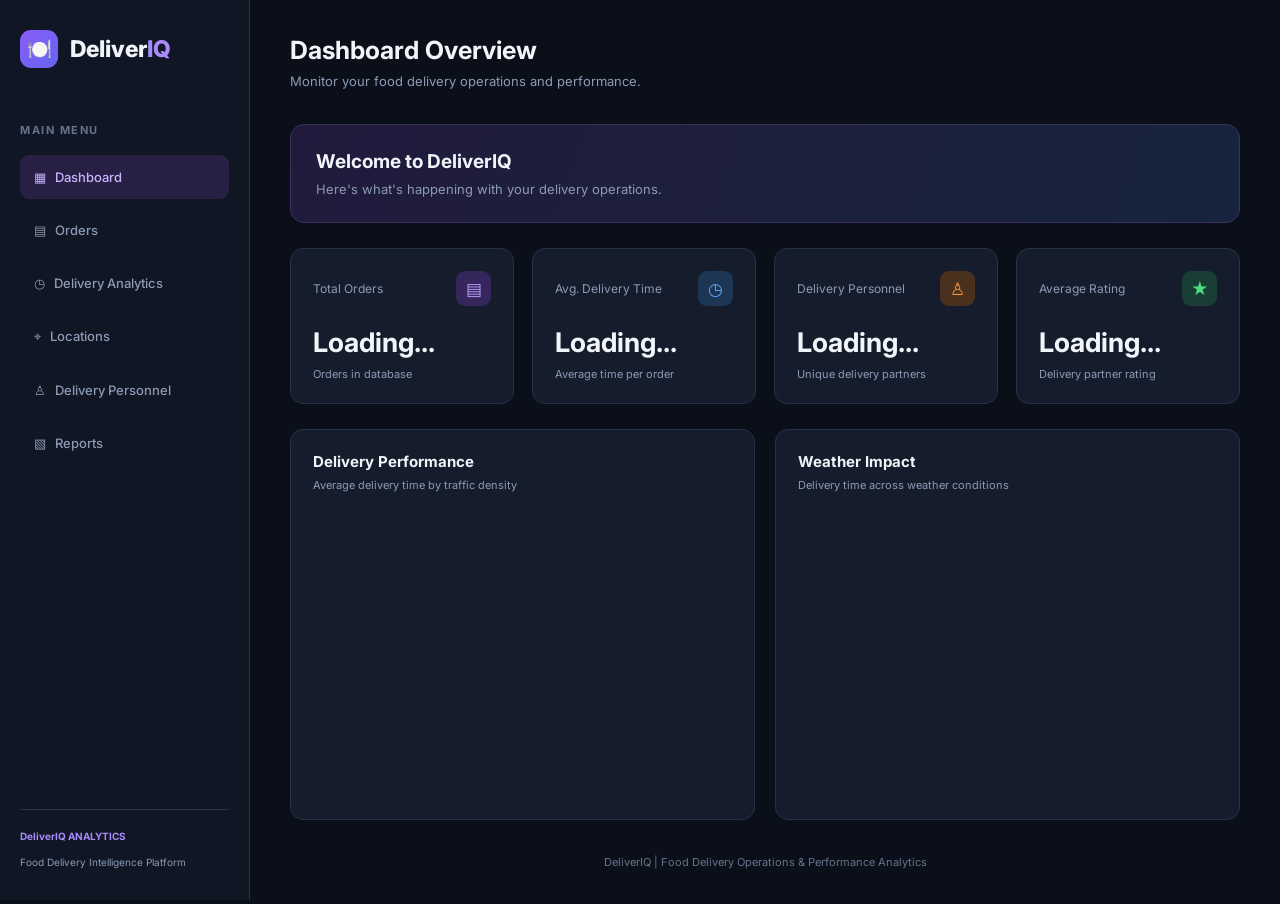
<file: Frontend/index.html>
<!DOCTYPE html>
<html lang="en">
<head>
    <meta charset="UTF-8">
    <meta name="viewport" content="width=device-width, initial-scale=1.0">
    <title>DeliverIQ | Delivery Analytics</title>

    <link rel="stylesheet" href="style.css">

    <script src="chart.umd.min.js"></script>
</head>

<body>

    <div class="app-container">

        <!-- Sidebar -->
        <aside class="sidebar">
            <div class="logo">
                <span class="logo-icon">🍽️</span>
                <h2>Deliver<span>IQ</span></h2>
            </div>

            <p class="menu-heading">MAIN MENU</p>

            <nav>
                <a href="#" class="nav-link active">▦ &nbsp; Dashboard</a>
                <a href="orders.html" class="nav-link">▤ &nbsp; Orders</a>
                <a href="analytics.html" class="nav-link">◷ &nbsp; Delivery Analytics</a>
                <a href="locations.html" class="nav-link">⌖ &nbsp; Locations</a>
                <a href="personnel.html" class="nav-link">♙ &nbsp; Delivery Personnel</a>
                <a href="reports.html" class="nav-link">▧ &nbsp; Reports</a>
            </nav>

            <div class="sidebar-bottom">
                <p>DeliverIQ ANALYTICS</p>
                <small>Food Delivery Intelligence Platform</small>
            </div>
        </aside>

        <!-- Main Content -->
        <main class="main-content">

            <header class="topbar">
                <div>
                    <h1>Dashboard Overview</h1>
                    <p>Monitor your food delivery operations and performance.</p>
                </div>
            </header>

            <section class="welcome-section">
                <div>
                    <h2>Welcome to DeliverIQ </h2>
                    <p>Here's what's happening with your delivery operations.</p>
                </div>
            </section>

            <!-- KPI Cards -->
            <section class="stats-grid">

                <div class="stat-card">
                    <div class="stat-top">
                        <span>Total Orders</span>
                        <span class="stat-icon purple">▤</span>
                    </div>
                    <h2 id="totalOrders">Loading...</h2>
                    <p>Orders in database</p>
                </div>

                <div class="stat-card">
                    <div class="stat-top">
                        <span>Avg. Delivery Time</span>
                        <span class="stat-icon blue">◷</span>
                    </div>
                    <h2 id="avgDelivery">Loading...</h2>
                    <p>Average time per order</p>
                </div>

                <div class="stat-card">
                    <div class="stat-top">
                        <span>Delivery Personnel</span>
                        <span class="stat-icon orange">♙</span>
                    </div>
                    <h2 id="totalPersonnel">Loading...</h2>
                    <p>Unique delivery partners</p>
                </div>

                <div class="stat-card">
                    <div class="stat-top">
                        <span>Average Rating</span>
                        <span class="stat-icon green">★</span>
                    </div>
                    <h2 id="avgRating">Loading...</h2>
                    <p>Delivery partner rating</p>
                </div>

            </section>

            <!-- Charts -->
            <section class="charts-grid">

                <div class="chart-card">
                    <div class="card-heading">
                        <div>
                            <h3>Delivery Performance</h3>
                            <p>Average delivery time by traffic density</p>
                        </div>
                    </div>
                    <div class="chart-container">
                        <canvas id="trafficChart"></canvas>
                    </div>
                </div>

                <div class="chart-card">
                    <div class="card-heading">
                        <div>
                            <h3>Weather Impact</h3>
                            <p>Delivery time across weather conditions</p>
                        </div>
                    </div>
                    <div class="chart-container">
                        <canvas id="weatherChart"></canvas>
                    </div>
                </div>

            </section>

            <footer>
                DeliverIQ | Food Delivery Operations & Performance Analytics
            </footer>

        </main>
    </div>

    <script src="script.js"></script>

</body>
</html>
</file>
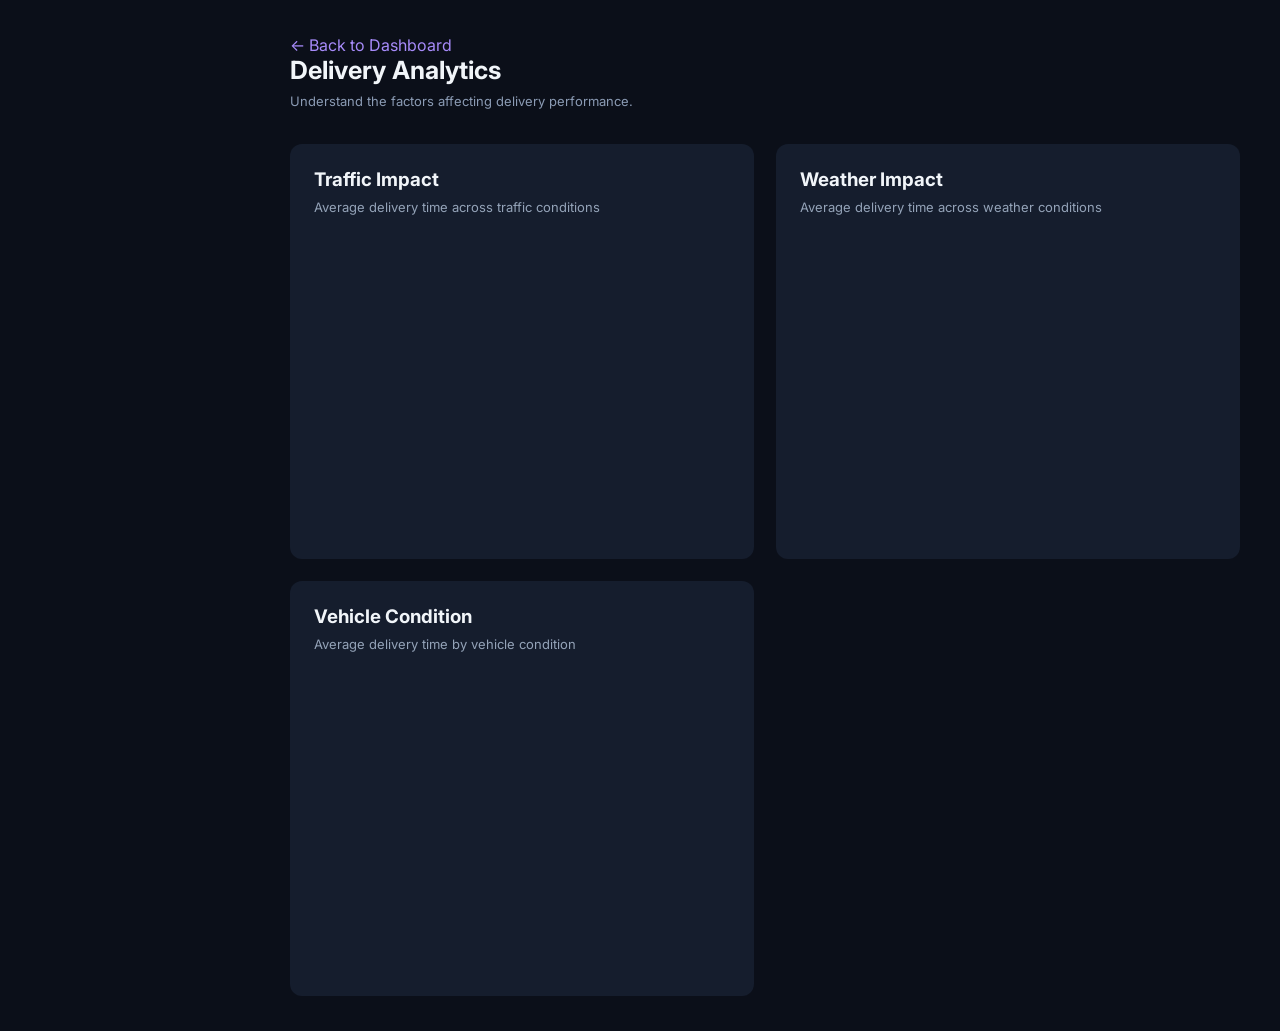
<file: Frontend/analytics.html>
<!DOCTYPE html>
<html lang="en">
<head>
    <meta charset="UTF-8">
    <meta name="viewport" content="width=device-width, initial-scale=1.0">
    <title>DeliverIQ | Delivery Analytics</title>

    <link rel="stylesheet" href="style.css">
    <script src="chart.umd.min.js"></script>

    <style>
        .analytics-grid {
            display: grid;
            grid-template-columns: repeat(2, minmax(0, 1fr));
            gap: 22px;
            margin-top: 30px;
        }

        .analytics-card {
            background: #151d2d;
            padding: 24px;
            border-radius: 12px;
            min-width: 0;
        }

        .analytics-card h3 {
            margin-bottom: 8px;
        }

        .analytics-card p {
            color: #94a3b8;
            margin-bottom: 20px;
            font-size: 13px;
        }

        .analytics-chart {
            height: 300px;
            position: relative;
        }

        .back-link {
            color: #a78bfa;
            text-decoration: none;
        }

        @media (max-width: 900px) {
            .analytics-grid {
                grid-template-columns: 1fr;
            }
        }
    </style>
</head>

<body>
    <div class="main-content">

        <header class="topbar">
            <div>
                <a href="index.html" class="back-link">← Back to Dashboard</a>
                <h1>Delivery Analytics</h1>
                <p>Understand the factors affecting delivery performance.</p>
            </div>
        </header>

        <section class="analytics-grid">

            <div class="analytics-card">
                <h3>Traffic Impact</h3>
                <p>Average delivery time across traffic conditions</p>
                <div class="analytics-chart">
                    <canvas id="trafficChart"></canvas>
                </div>
            </div>

            <div class="analytics-card">
                <h3>Weather Impact</h3>
                <p>Average delivery time across weather conditions</p>
                <div class="analytics-chart">
                    <canvas id="weatherChart"></canvas>
                </div>
            </div>

            <div class="analytics-card">
                <h3>Vehicle Condition</h3>
                <p>Average delivery time by vehicle condition</p>
                <div class="analytics-chart">
                    <canvas id="vehicleChart"></canvas>
                </div>
            </div>

        </section>

    </div>

    <script src="analytics.js"></script>
</body>
</html>
</file>
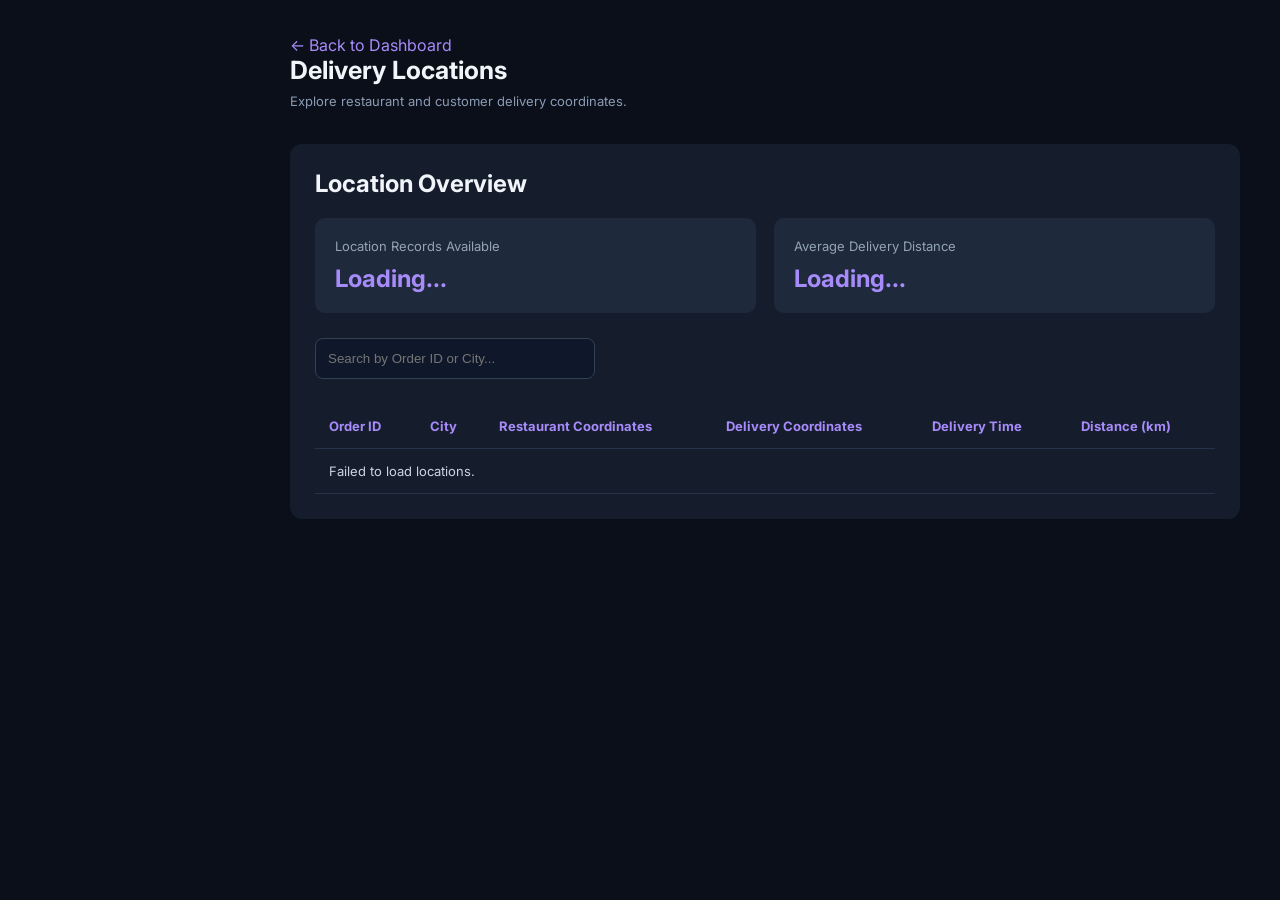
<file: Frontend/locations.html>
<!DOCTYPE html>
<html lang="en">
<head>
    <meta charset="UTF-8">
    <meta name="viewport" content="width=device-width, initial-scale=1.0">
    <title>DeliverIQ | Locations</title>

    <link rel="stylesheet" href="style.css">

    <style>
        .locations-section {
            margin-top: 30px;
            background: #151d2d;
            padding: 25px;
            border-radius: 12px;
        }

        .location-summary {
            display: grid;
            grid-template-columns: repeat(2, 1fr);
            gap: 18px;
            margin: 20px 0;
        }

        .summary-card {
            background: #1e293b;
            padding: 20px;
            border-radius: 10px;
        }

        .summary-card p {
            color: #94a3b8;
            font-size: 13px;
        }

        .summary-card h2 {
            color: #a78bfa;
            margin-top: 10px;
        }

        .location-search {
            margin: 25px 0;
        }

        .location-search input {
            padding: 12px;
            background: #0f172a;
            border: 1px solid #334155;
            color: white;
            border-radius: 8px;
            width: 280px;
        }

        .table-wrapper {
            overflow-x: auto;
        }

        table {
            width: 100%;
            border-collapse: collapse;
            color: #cbd5e1;
            min-width: 850px;
        }

        th, td {
            padding: 14px;
            text-align: left;
            border-bottom: 1px solid #263247;
            font-size: 13px;
        }

        th {
            color: #a78bfa;
        }

        .back-link {
            color: #a78bfa;
            text-decoration: none;
        }

        @media (max-width: 700px) {
            .location-summary {
                grid-template-columns: 1fr;
            }
        }
    </style>
</head>

<body>

    <div class="main-content">

        <header class="topbar">
            <div>
                <a href="index.html" class="back-link">← Back to Dashboard</a>
                <h1>Delivery Locations</h1>
                <p>Explore restaurant and customer delivery coordinates.</p>
            </div>
        </header>

        <section class="locations-section">

            <h2>Location Overview</h2>

            <div class="location-summary">
                <div class="summary-card">
                    <p>Location Records Available</p>
                    <h2 id="locationCount">Loading...</h2>
                </div>

                <div class="summary-card">
                    <p>Average Delivery Distance</p>
                    <h2 id="averageDistance">Loading...</h2>
                </div>
            </div>

            <div class="location-search">
                <input
                    type="text"
                    id="locationSearch"
                    placeholder="Search by Order ID or City..."
                >
            </div>

            <div class="table-wrapper">
                <table>
                    <thead>
                        <tr>
                            <th>Order ID</th>
                            <th>City</th>
                            <th>Restaurant Coordinates</th>
                            <th>Delivery Coordinates</th>
                            <th>Delivery Time</th>
                            <th>Distance (km)</th>
                        </tr>
                    </thead>

                    <tbody id="locationsTable">
                        <tr>
                            <td colspan="6">Loading locations...</td>
                        </tr>
                    </tbody>
                </table>
            </div>

        </section>

    </div>

    <script src="locations.js"></script>

</body>
</html>
</file>
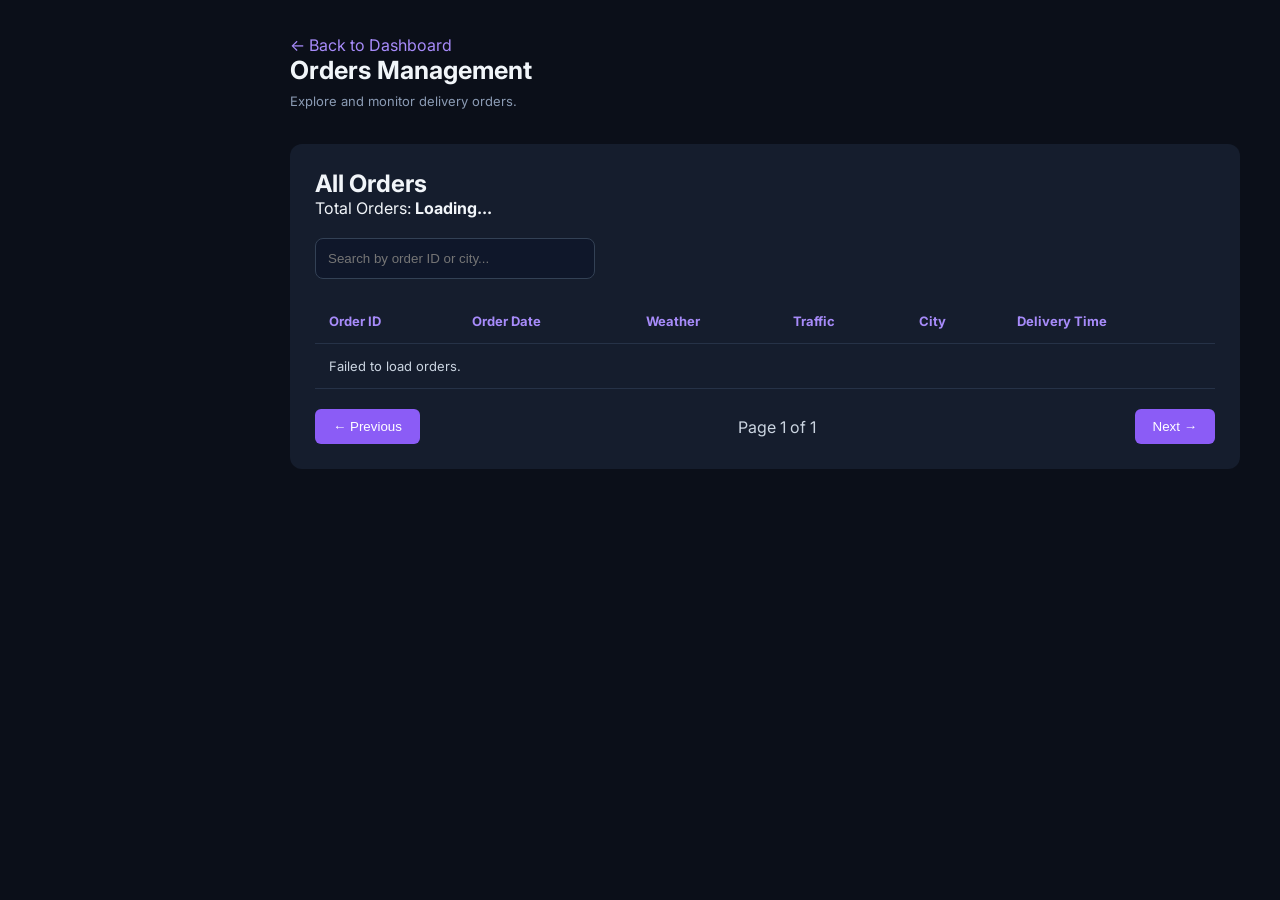
<file: Frontend/orders.html>
<!DOCTYPE html>
<html lang="en">
<head>
    <meta charset="UTF-8">
    <meta name="viewport" content="width=device-width, initial-scale=1.0">
    <title>DeliverIQ | Orders</title>
    <link rel="stylesheet" href="style.css">
    <style>
        .orders-section {
            margin-top: 30px;
            background: #151d2d;
            padding: 25px;
            border-radius: 12px;
        }

        .orders-toolbar {
            display: flex;
            justify-content: space-between;
            gap: 15px;
            margin: 20px 0;
            flex-wrap: wrap;
        }

        .orders-toolbar input {
            padding: 12px;
            background: #0f172a;
            border: 1px solid #334155;
            color: white;
            border-radius: 8px;
            width: 280px;
        }

        .table-wrapper {
            overflow-x: auto;
        }

        table {
            width: 100%;
            border-collapse: collapse;
            color: #cbd5e1;
            min-width: 750px;
        }

        th, td {
            padding: 14px;
            text-align: left;
            border-bottom: 1px solid #263247;
        }

        th {
            color: #a78bfa;
            font-size: 13px;
        }

        td {
            font-size: 13px;
        }

        .back-link {
            color: #a78bfa;
            text-decoration: none;
        }
    </style>
</head>

<body>
    <div class="main-content">
        <header class="topbar">
            <div>
                <a href="index.html" class="back-link">← Back to Dashboard</a>
                <h1>Orders Management</h1>
                <p>Explore and monitor delivery orders.</p>
            </div>
        </header>

        <section class="orders-section">
            <h2>All Orders</h2>
            <p>Total Orders: <strong id="totalCount">Loading...</strong></p>

            <div class="orders-toolbar">
                <input
                    type="text"
                    id="searchInput"
                    placeholder="Search by order ID or city..."
                >
            </div>

            <div class="table-wrapper">
                <table>
                    <thead>
                        <tr>
                            <th>Order ID</th>
                            <th>Order Date</th>
                            <th>Weather</th>
                            <th>Traffic</th>
                            <th>City</th>
                            <th>Delivery Time</th>
                        </tr>
                    </thead>
                    <tbody id="ordersTable">
                        <tr>
                            <td colspan="6">Loading orders...</td>
                        </tr>
                    </tbody>
                </table>
                <div style="display:flex; justify-content:space-between; align-items:center; margin-top:20px; gap:15px;">
                    <button id="prevBtn" disabled
                        style="padding:10px 18px; background:#8b5cf6; color:white; border:0; border-radius:6px; cursor:pointer;">
                        ← Previous    
                    </button>
                    
                    <span id="pageInfo" style="color:#cbd5e1;">
                        Page 1 of 1
                    </span>

                    <button id="nextBtn"
                        style="padding:10px 18px; background:#8b5cf6; color:white; border:0; border-radius:6px; cursor:pointer;">
                        Next →
                    </button>
                </div>
            </div>
        </section>
    </div>

    <script src="orders.js"></script>
</body>
</html>
</file>
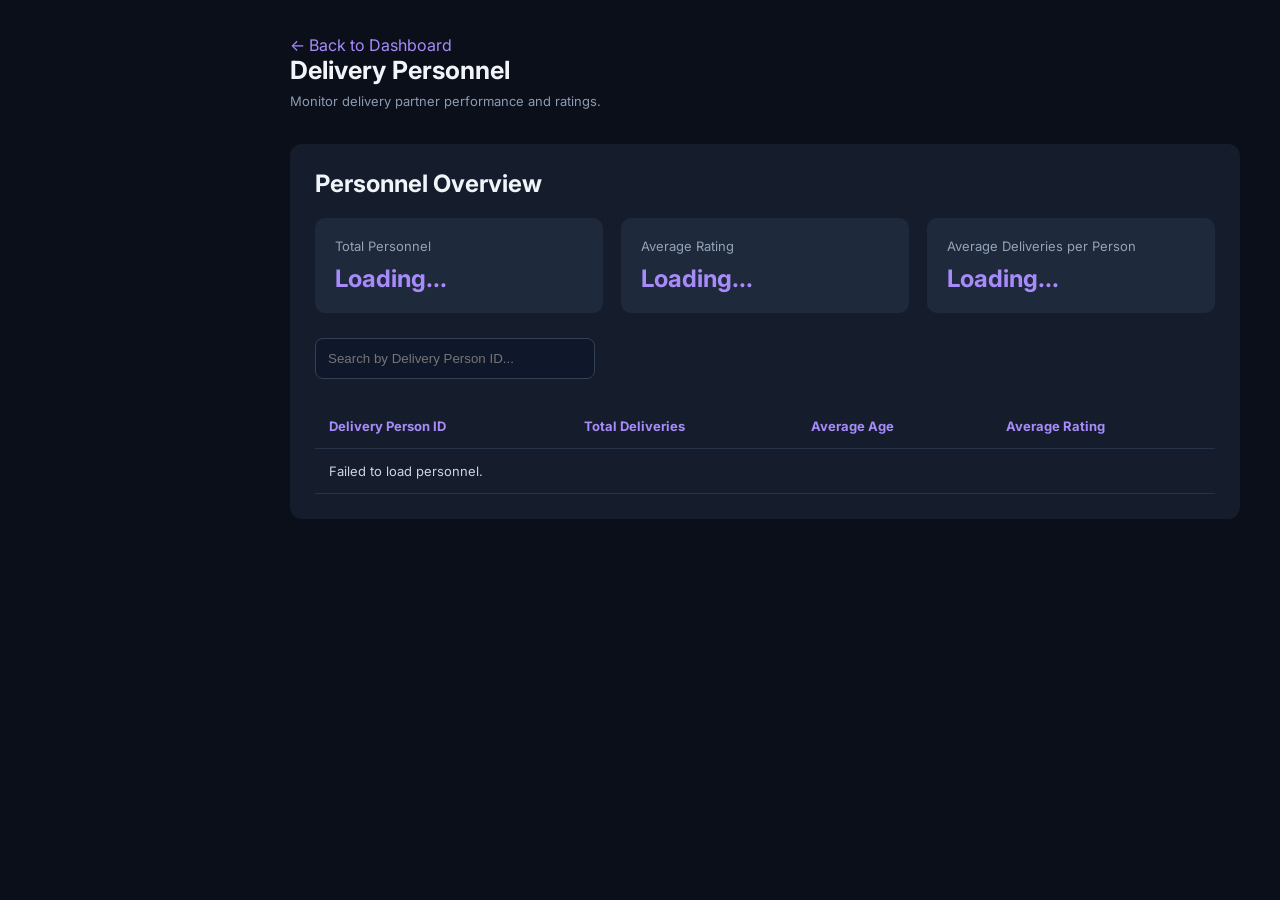
<file: Frontend/personnel.html>
<!DOCTYPE html>
<html lang="en">
<head>
    <meta charset="UTF-8">
    <meta name="viewport" content="width=device-width, initial-scale=1.0">
    <title>DeliverIQ | Delivery Personnel</title>

    <link rel="stylesheet" href="style.css">

    <style>
        .personnel-section {
            margin-top: 30px;
            background: #151d2d;
            padding: 25px;
            border-radius: 12px;
        }

        .personnel-stats {
            display: grid;
            grid-template-columns: repeat(3, 1fr);
            gap: 18px;
            margin-top: 20px;
        }

        .personnel-stat {
            background: #1e293b;
            padding: 20px;
            border-radius: 10px;
        }

        .personnel-stat p {
            color: #94a3b8;
            font-size: 13px;
        }

        .personnel-stat h2 {
            margin-top: 10px;
            color: #a78bfa;
        }

        .personnel-toolbar {
            margin: 25px 0;
        }

        .personnel-toolbar input {
            padding: 12px;
            background: #0f172a;
            border: 1px solid #334155;
            color: white;
            border-radius: 8px;
            width: 280px;
        }

        .table-wrapper {
            overflow-x: auto;
        }

        table {
            width: 100%;
            border-collapse: collapse;
            color: #cbd5e1;
            min-width: 650px;
        }

        th, td {
            padding: 14px;
            text-align: left;
            border-bottom: 1px solid #263247;
        }

        th {
            color: #a78bfa;
            font-size: 13px;
        }

        td {
            font-size: 13px;
        }

        .back-link {
            color: #a78bfa;
            text-decoration: none;
        }

        @media (max-width: 700px) {
            .personnel-stats {
                grid-template-columns: 1fr;
            }
        }
    </style>
</head>

<body>

    <div class="main-content">

        <header class="topbar">
            <div>
                <a href="index.html" class="back-link">← Back to Dashboard</a>
                <h1>Delivery Personnel</h1>
                <p>Monitor delivery partner performance and ratings.</p>
            </div>
        </header>

        <section class="personnel-section">

            <h2>Personnel Overview</h2>

            <div class="personnel-stats">
                <div class="personnel-stat">
                    <p>Total Personnel</p>
                    <h2 id="totalPersonnel">Loading...</h2>
                </div>

                <div class="personnel-stat">
                    <p>Average Rating</p>
                    <h2 id="averageRating">Loading...</h2>
                </div>

                <div class="personnel-stat">
                    <p>Average Deliveries per Person</p>
                    <h2 id="averageDeliveries">Loading...</h2>
                </div>
            </div>

            <div class="personnel-toolbar">
                <input
                    type="text"
                    id="searchPersonnel"
                    placeholder="Search by Delivery Person ID..."
                >
            </div>

            <div class="table-wrapper">
                <table>
                    <thead>
                        <tr>
                            <th>Delivery Person ID</th>
                            <th>Total Deliveries</th>
                            <th>Average Age</th>
                            <th>Average Rating</th>
                        </tr>
                    </thead>

                    <tbody id="personnelTable">
                        <tr>
                            <td colspan="4">Loading personnel...</td>
                        </tr>
                    </tbody>
                </table>
            </div>

        </section>

    </div>

    <script src="personnel.js"></script>

</body>
</html>
</file>
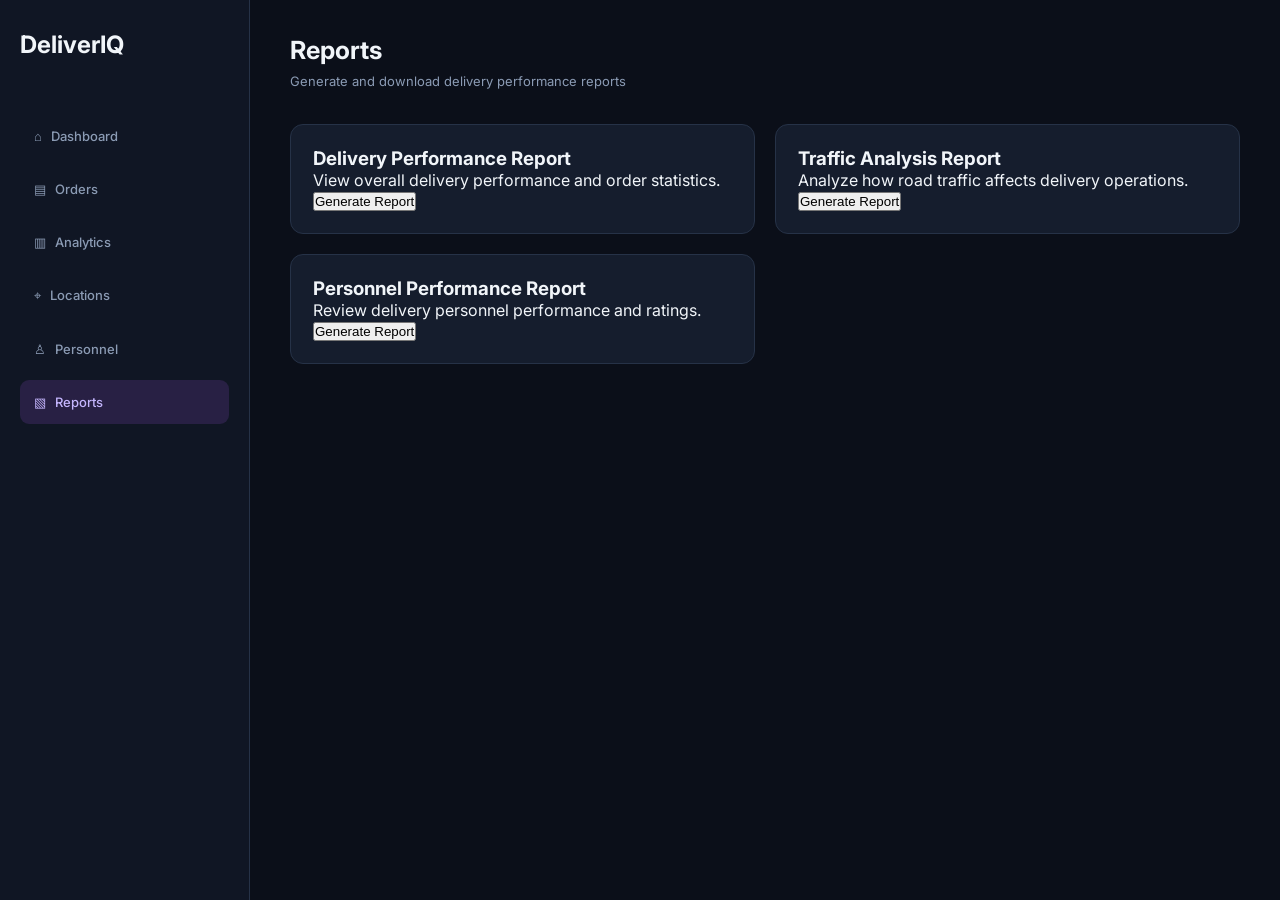
<file: Frontend/reports.html>
<!DOCTYPE html>
<html lang="en">
<head>
    <meta charset="UTF-8">
    <meta name="viewport" content="width=device-width, initial-scale=1.0">
    <title>DeliverIQ | Reports</title>
    <link rel="stylesheet" href="style.css">
</head>
<body>

    <div class="dashboard-container">

        <aside class="sidebar">
            <h2 class="logo">DeliverIQ</h2>

            <nav>
                <a href="index.html" class="nav-link">⌂ &nbsp; Dashboard</a>
                <a href="orders.html" class="nav-link">▤ &nbsp; Orders</a>
                <a href="analytics.html" class="nav-link">▥ &nbsp; Analytics</a>
                <a href="locations.html" class="nav-link">⌖ &nbsp; Locations</a>
                <a href="personnel.html" class="nav-link">♙ &nbsp; Personnel</a>
                <a href="reports.html" class="nav-link active">▧ &nbsp; Reports</a>
            </nav>
        </aside>

        <main class="main-content">

            <header class="topbar">
                <div>
                    <h1>Reports</h1>
                    <p>Generate and download delivery performance reports</p>
                </div>
            </header>

            <section class="charts-grid">

                <div class="chart-card">
                    <h3>Delivery Performance Report</h3>
                    <p>View overall delivery performance and order statistics.</p>
                    <button id="performanceReport">Generate Report</button>
                    <div id="performanceResult"></div>
                </div>

                <div class="chart-card">
                    <h3>Traffic Analysis Report</h3>
                    <p>Analyze how road traffic affects delivery operations.</p>
                    <button id="trafficReport">Generate Report</button>
                    <div id="trafficResult"></div>
                </div>

                <div class="chart-card">
                    <h3>Personnel Performance Report</h3>
                    <p>Review delivery personnel performance and ratings.</p>
                    <button id="personnelReport">Generate Report</button>
                    <div id="personnelResult"></div>
                </div>

            </section>

        </main>
    </div>

    <script src="reports.js"></script>
</body>
</html>
</file>
<file: Frontend/style.css>
@import url('https://fonts.googleapis.com/css2?family=Inter:wght@400;500;600;700;800&display=swap');

:root {
    --background: #0b0f19;
    --sidebar: #101624;
    --card: #151d2d;
    --border: #263247;
    --text: #f1f5f9;
    --muted: #8b9bb4;
    --accent: #8b5cf6;
}

* {
    margin: 0;
    padding: 0;
    box-sizing: border-box;
}

body {
    font-family: 'Inter', sans-serif;
    background: var(--background);
    color: var(--text);
}

.app-container {
    display: flex;
    min-height: 100vh;
}

/* Sidebar */

.sidebar {
    width: 250px;
    background: var(--sidebar);
    border-right: 1px solid var(--border);
    padding: 30px 20px;
    display: flex;
    flex-direction: column;
    position: fixed;
    height: 100vh;
}

.logo {
    display: flex;
    align-items: center;
    gap: 12px;
    margin-bottom: 55px;
}

.logo h2 {
    font-size: 23px;
    font-weight: 800;
}

.logo h2 span {
    color: #a78bfa;
}

.logo-icon {
    background: linear-gradient(135deg, #8b5cf6, #6366f1);
    width: 38px;
    height: 38px;
    border-radius: 11px;
    display: grid;
    place-items: center;
    font-size: 20px;
    font-weight: 800;
}

.menu-heading {
    color: #64748b;
    font-size: 11px;
    font-weight: 700;
    letter-spacing: 1.5px;
    margin-bottom: 18px;
}

nav {
    display: flex;
    flex-direction: column;
    gap: 9px;
}

.nav-link {
    text-decoration: none;
    color: var(--muted);
    padding: 14px;
    border-radius: 9px;
    font-size: 13px;
    font-weight: 500;
    transition: 0.2s;
}

.nav-link:hover,
.nav-link.active {
    background: #282044;
    color: #c4b5fd;
}

.sidebar-bottom {
    margin-top: auto;
    border-top: 1px solid var(--border);
    padding-top: 20px;
}

.sidebar-bottom p {
    color: #a78bfa;
    font-size: 10px;
    font-weight: 700;
    margin-bottom: 8px;
}

.sidebar-bottom small {
    color: var(--muted);
    font-size: 10px;
}

/* Main Content */

.main-content {
    margin-left: 250px;
    width: calc(100% - 250px);
    padding: 35px 40px;
}

.topbar {
    display: flex;
    justify-content: space-between;
    align-items: center;
    margin-bottom: 35px;
}

.topbar h1 {
    font-size: 25px;
    margin-bottom: 8px;
}

.topbar p,
.welcome-section p {
    color: var(--muted);
    font-size: 13px;
}

.profile {
    display: flex;
    align-items: center;
    gap: 12px;
}

.profile-avatar {
    width: 40px;
    height: 40px;
    background: #37305a;
    color: #c4b5fd;
    border-radius: 50%;
    display: grid;
    place-items: center;
    font-weight: 700;
}

.profile strong,
.profile small {
    display: block;
}

.profile strong {
    font-size: 13px;
}

.profile small {
    color: var(--muted);
    font-size: 11px;
    margin-top: 4px;
}

/* Welcome Section */

.welcome-section {
    background: linear-gradient(110deg, #211a3c, #17243d);
    border: 1px solid #3a315c;
    border-radius: 14px;
    padding: 25px;
    display: flex;
    justify-content: space-between;
    align-items: center;
    margin-bottom: 25px;
}

.welcome-section h2 {
    font-size: 19px;
    margin-bottom: 8px;
}

.live-status {
    color: #4ade80;
    font-size: 10px;
    font-weight: 700;
    letter-spacing: 1px;
}

/* KPI Cards */

.stats-grid {
    display: grid;
    grid-template-columns: repeat(4, 1fr);
    gap: 18px;
    margin-bottom: 25px;
}

.stat-card,
.chart-card {
    background: var(--card);
    border: 1px solid var(--border);
    border-radius: 13px;
    padding: 22px;
}

.stat-top {
    display: flex;
    justify-content: space-between;
    align-items: center;
    color: var(--muted);
    font-size: 12px;
}

.stat-icon {
    width: 35px;
    height: 35px;
    border-radius: 9px;
    display: grid;
    place-items: center;
    font-size: 17px;
}

.purple {
    background: #35275b;
    color: #b99cff;
}

.blue {
    background: #1c3654;
    color: #60a5fa;
}

.orange {
    background: #49311e;
    color: #fb923c;
}

.green {
    background: #193e35;
    color: #4ade80;
}

.stat-card h2 {
    font-size: 27px;
    margin: 20px 0 8px;
}

.stat-card p {
    color: var(--muted);
    font-size: 11px;
}

/* Charts */

.charts-grid {
    display: grid;
    grid-template-columns: 1fr 1fr;
    gap: 20px;
}

.card-heading {
    margin-bottom: 25px;
}

.card-heading h3 {
    font-size: 15px;
    margin-bottom: 7px;
}

.card-heading p {
    color: var(--muted);
    font-size: 11px;
}

.chart-container {
    position: relative;
    height: 280px;
}

footer {
    text-align: center;
    color: #64748b;
    font-size: 11px;
    margin-top: 35px;
}

/* Responsive */

@media (max-width: 1100px) {
    .stats-grid {
        grid-template-columns: repeat(2, 1fr);
    }

    .charts-grid {
        grid-template-columns: 1fr;
    }
}

@media (max-width: 650px) {
    .sidebar {
        display: none;
    }

    .main-content {
        margin-left: 0;
        width: 100%;
        padding: 22px;
    }

    .stats-grid {
        grid-template-columns: 1fr;
    }

    .welcome-section {
        align-items: flex-start;
        flex-direction: column;
        gap: 15px;
    }

    .topbar {
        align-items: flex-start;
        gap: 20px;
    }
}
</file>
